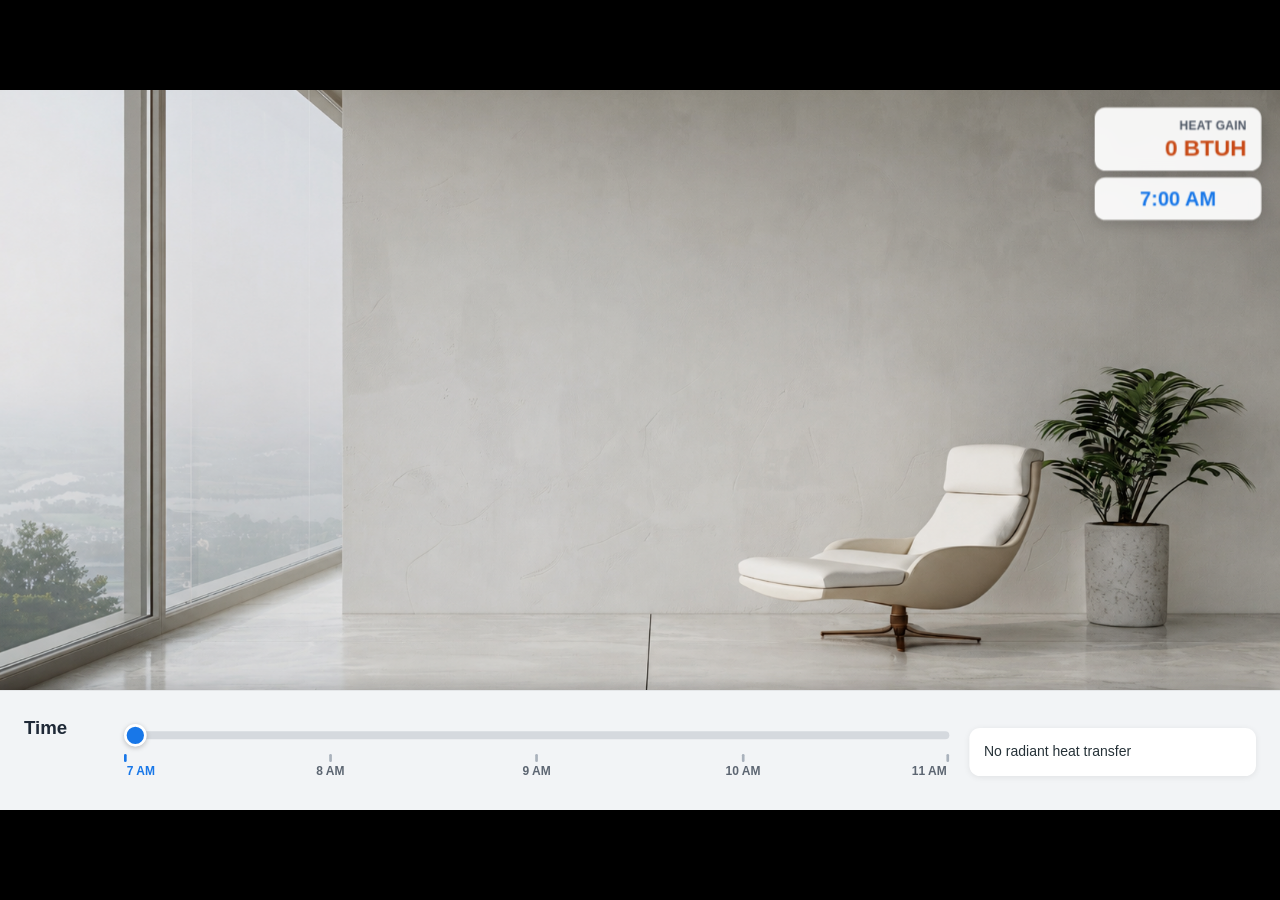
<file: index.html>
<!-- Version 4.0 -->
<!DOCTYPE html>
<html lang="en">
<head>
  <meta charset="UTF-8" />
  <meta
    name="viewport"
    content="width=device-width, initial-scale=1, maximum-scale=1, user-scalable=no, viewport-fit=cover"
  />
  <title>Radiation Heat Transfer Through a Window</title>

  <link rel="stylesheet" href="styles.css?v=4.0" />
</head>

<body>
  <div class="viewport">
    <main class="app" id="app">
      <section class="scene" aria-label="Radiation heat transfer through a window">
        <img class="image-layer" src="no_sunlight.png" alt="Room at 7:00 AM with no direct sunlight" />
        <img class="image-layer" src="med-low_sunglight.png" alt="" />
        <img class="image-layer" src="med_sunlight.png" alt="" />
        <img class="image-layer" src="med-high_sunlight.png" alt="" />
        <img class="image-layer" src="high_sunlight.png" alt="" />

        <div class="window-glow" id="windowGlow"></div>
        <div class="light-overlay" id="lightOverlay"></div>
        <div class="floor-glow" id="floorGlow"></div>
        <div class="room-warmth" id="roomWarmth"></div>

        <div class="rays" id="rays"></div>

        <div class="top-right-stack">
          <div class="heat-gain" aria-live="polite">
            <span class="heat-gain-label">Heat Gain</span>
            <span class="heat-gain-value" id="heatGainValue">0 BTUH</span>
          </div>

          <div class="time-box" aria-live="polite">
            <span id="timeValue">7:00 AM</span>
          </div>
        </div>
      </section>

      <section class="controls" aria-label="Time controls">
        <label for="timeSlider">Time</label>

        <div class="slider-group">
          <input
            id="timeSlider"
            type="range"
            min="0"
            max="240"
            step="1"
            value="0"
            aria-label="Select a time from 7:00 AM through 11:00 AM"
          />

          <div class="time-ticks" aria-hidden="true">
            <button type="button" data-minute="0">7 AM</button>
            <button type="button" data-minute="60">8 AM</button>
            <button type="button" data-minute="120">9 AM</button>
            <button type="button" data-minute="180">10 AM</button>
            <button type="button" data-minute="240">11 AM</button>
          </div>
        </div>

        <div class="status-box" id="statusText">
          No radiant heat transfer
        </div>
      </section>
    </main>
  </div>

  <script src="script.js?v=4.0"></script>
</body>
</html>
</file>
<file: styles.css>
/* Version 4.0 */

/*
  The entire interactive is authored on a fixed 1920 × 1080 stage.
  JavaScript scales this complete stage as one unit, so the image,
  slider, timeline labels, radiation rays, Heat Gain box, and time box
  always remain proportional.
*/

:root {
  --stage-width: 1920px;
  --stage-height: 1080px;
  --scene-height: 900px;
  --control-height: 180px;
}

* {
  box-sizing: border-box;
}

html,
body {
  width: 100%;
  height: 100%;
  margin: 0;
  overflow: hidden;
  background: #000;
  font-family: Arial, Helvetica, sans-serif;
  overscroll-behavior: none;
  touch-action: none;
}

body {
  position: relative;
}

button,
input {
  font: inherit;
}

.viewport {
  position: fixed;
  inset: 0;
  overflow: hidden;
  background: #000;
}

.app {
  position: absolute;
  top: 50%;
  left: 50%;
  width: var(--stage-width);
  height: var(--stage-height);
  overflow: hidden;
  background: #111;
  transform-origin: center center;
  transform: translate(-50%, -50%) scale(var(--stage-scale, 1));
}

/* =========================
   IMAGE / ANIMATION SCENE
   ========================= */

.scene {
  position: absolute;
  top: 0;
  left: 0;
  width: 1920px;
  height: var(--scene-height);
  overflow: hidden;
  background: #ddd;
}

.image-layer {
  position: absolute;
  inset: 0;
  width: 1920px;
  height: 900px;
  object-fit: cover;
  opacity: 0;
  user-select: none;
  pointer-events: none;
  transition: opacity 120ms linear;
}

.image-layer:first-of-type {
  opacity: 1;
}

.light-overlay,
.window-glow,
.floor-glow,
.room-warmth {
  position: absolute;
  inset: 0;
  pointer-events: none;
  opacity: 0;
}

.light-overlay {
  background:
    linear-gradient(
      25deg,
      rgba(255, 255, 255, 0) 18%,
      rgba(255, 248, 210, 0.08) 31%,
      rgba(255, 235, 160, 0.22) 45%,
      rgba(255, 205, 85, 0.38) 54%,
      rgba(255, 235, 160, 0.18) 64%,
      rgba(255, 255, 255, 0) 77%
    );
  clip-path: polygon(17% 0%, 39% 0%, 100% 56%, 100% 79%, 61% 79%, 19% 21%);
  mix-blend-mode: screen;
  filter: blur(2px);
}

.window-glow {
  left: 0;
  width: 28%;
  background:
    linear-gradient(
      to right,
      rgba(255, 246, 205, 0.42),
      rgba(255, 236, 175, 0.22) 48%,
      rgba(255, 255, 255, 0) 100%
    );
  mix-blend-mode: screen;
}

.floor-glow {
  left: 15%;
  top: 54%;
  width: 77%;
  height: 43%;
  border-radius: 50%;
  background:
    radial-gradient(
      ellipse at 58% 44%,
      rgba(255, 170, 25, 0.54) 0%,
      rgba(255, 185, 55, 0.34) 21%,
      rgba(255, 214, 125, 0.17) 42%,
      rgba(255, 255, 255, 0) 72%
    );
  filter: blur(18px);
  transform: rotate(-10deg);
  mix-blend-mode: screen;
}

.room-warmth {
  background:
    linear-gradient(
      to right,
      rgba(255, 208, 120, 0.13),
      rgba(255, 172, 70, 0.18)
    );
  mix-blend-mode: soft-light;
}

.rays {
  position: absolute;
  inset: 0;
  overflow: hidden;
  pointer-events: none;
}

.ray {
  position: absolute;
  left: 7%;
  width: 12%;
  min-width: 130px;
  height: 5px;
  border-radius: 999px;
  background:
    linear-gradient(
      to right,
      rgba(255, 255, 255, 0),
      rgba(255, 250, 218, 0.95),
      rgba(255, 213, 70, 1),
      rgba(255, 255, 255, 0)
    );
  box-shadow:
    0 0 12px rgba(255, 230, 145, 0.8),
    0 0 26px rgba(255, 190, 45, 0.72);
  transform-origin: center;
  opacity: 0;
  display: none;
  animation-name: travel;
  animation-timing-function: linear;
  animation-iteration-count: infinite;
  will-change: transform, opacity;
}

@keyframes travel {
  0% {
    transform: translate3d(0, 0, 0) rotate(18deg) scaleX(0.82);
    opacity: 0;
  }

  10% {
    opacity: var(--ray-opacity, 0);
  }

  78% {
    opacity: var(--ray-opacity, 0);
  }

  100% {
    transform: translate3d(1050px, 365px, 0) rotate(18deg) scaleX(1.15);
    opacity: 0;
  }
}

/* =========================
   TOP-RIGHT DATA BOXES
   ========================= */

.top-right-stack {
  position: absolute;
  top: 26px;
  right: 28px;
  z-index: 15;
  display: grid;
  gap: 10px;
  width: 250px;
}

.heat-gain,
.time-box {
  border-radius: 16px;
  background: rgba(255, 255, 255, 0.92);
  box-shadow: 0 8px 24px rgba(0, 0, 0, 0.18);
  backdrop-filter: blur(8px);
  color: #1f2937;
}

.heat-gain {
  padding: 18px 22px;
  text-align: right;
}

.heat-gain-label {
  display: block;
  margin-bottom: 4px;
  font-size: 18px;
  font-weight: 700;
  letter-spacing: 0.02em;
  text-transform: uppercase;
  color: #4b5563;
}

.heat-gain-value {
  display: block;
  font-size: 34px;
  font-weight: 800;
  line-height: 1;
  color: #c84b18;
}

.time-box {
  padding: 15px 22px;
  text-align: center;
  font-size: 30px;
  font-weight: 800;
  color: #1877e8;
}

/* =========================
   BOTTOM CONTROL PANEL
   ========================= */

.controls {
  position: absolute;
  left: 0;
  bottom: 0;
  width: 1920px;
  height: var(--control-height);
  display: grid;
  grid-template-columns: 120px 1fr 430px;
  align-items: center;
  gap: 30px;
  padding: 24px 36px 20px;
  background: rgba(247, 249, 251, 0.98);
  border-top: 1px solid rgba(0, 0, 0, 0.08);
  box-shadow: 0 -8px 24px rgba(0, 0, 0, 0.16);
  z-index: 20;
}

.controls > label {
  align-self: start;
  margin-top: 16px;
  font-size: 28px;
  font-weight: 700;
  color: #1f2937;
  white-space: nowrap;
}

.slider-group {
  align-self: stretch;
  display: grid;
  grid-template-rows: 56px 50px;
  align-content: center;
  min-width: 0;
}

input[type="range"] {
  width: 100%;
  height: 12px;
  align-self: center;
  margin: 0;
  appearance: none;
  -webkit-appearance: none;
  border-radius: 999px;
  outline: none;
  cursor: pointer;
  touch-action: pan-x;
  background:
    linear-gradient(
      to right,
      #1877e8 0%,
      #1877e8 var(--slider-fill, 0%),
      #d5d9de var(--slider-fill, 0%),
      #d5d9de 100%
    );
}

input[type="range"]::-webkit-slider-thumb {
  width: 34px;
  height: 34px;
  appearance: none;
  -webkit-appearance: none;
  border-radius: 50%;
  border: 4px solid #fff;
  background: #1877e8;
  box-shadow: 0 2px 8px rgba(0, 0, 0, 0.22);
}

input[type="range"]::-moz-range-thumb {
  width: 28px;
  height: 28px;
  border-radius: 50%;
  border: 4px solid #fff;
  background: #1877e8;
  box-shadow: 0 2px 8px rgba(0, 0, 0, 0.22);
}

input[type="range"]:focus-visible {
  outline: 4px solid rgba(24, 119, 232, 0.24);
  outline-offset: 8px;
}

/* Exact hourly positions: 0%, 25%, 50%, 75%, 100%. */
.time-ticks {
  position: relative;
  height: 50px;
}

.time-ticks button {
  position: absolute;
  top: 0;
  transform: translateX(-50%);
  border: 0;
  padding: 16px 4px 0;
  background: transparent;
  color: #5d6672;
  font-size: 18px;
  font-weight: 700;
  cursor: pointer;
  white-space: nowrap;
}

.time-ticks button::before {
  content: "";
  position: absolute;
  top: 0;
  left: 50%;
  width: 4px;
  height: 12px;
  border-radius: 999px;
  background: #aab2bc;
  transform: translateX(-50%);
}

.time-ticks button:nth-child(1) {
  left: 0%;
  transform: translateX(0);
  text-align: left;
}

.time-ticks button:nth-child(1)::before {
  left: 0;
  transform: none;
}

.time-ticks button:nth-child(2) {
  left: 25%;
}

.time-ticks button:nth-child(3) {
  left: 50%;
}

.time-ticks button:nth-child(4) {
  left: 75%;
}

.time-ticks button:nth-child(5) {
  left: 100%;
  transform: translateX(-100%);
  text-align: right;
}

.time-ticks button:nth-child(5)::before {
  right: 0;
  left: auto;
  transform: none;
}

.time-ticks button.active {
  color: #1877e8;
}

.time-ticks button.active::before {
  background: #1877e8;
}

.time-ticks button:focus-visible {
  outline: 3px solid rgba(24, 119, 232, 0.3);
  border-radius: 8px;
}

.status-box {
  min-height: 72px;
  display: flex;
  align-items: center;
  padding: 0 22px;
  border-radius: 16px;
  background: #fff;
  box-shadow: 0 2px 10px rgba(0, 0, 0, 0.08);
  color: #263238;
  font-size: 21px;
  line-height: 1.25;
}
</file>
